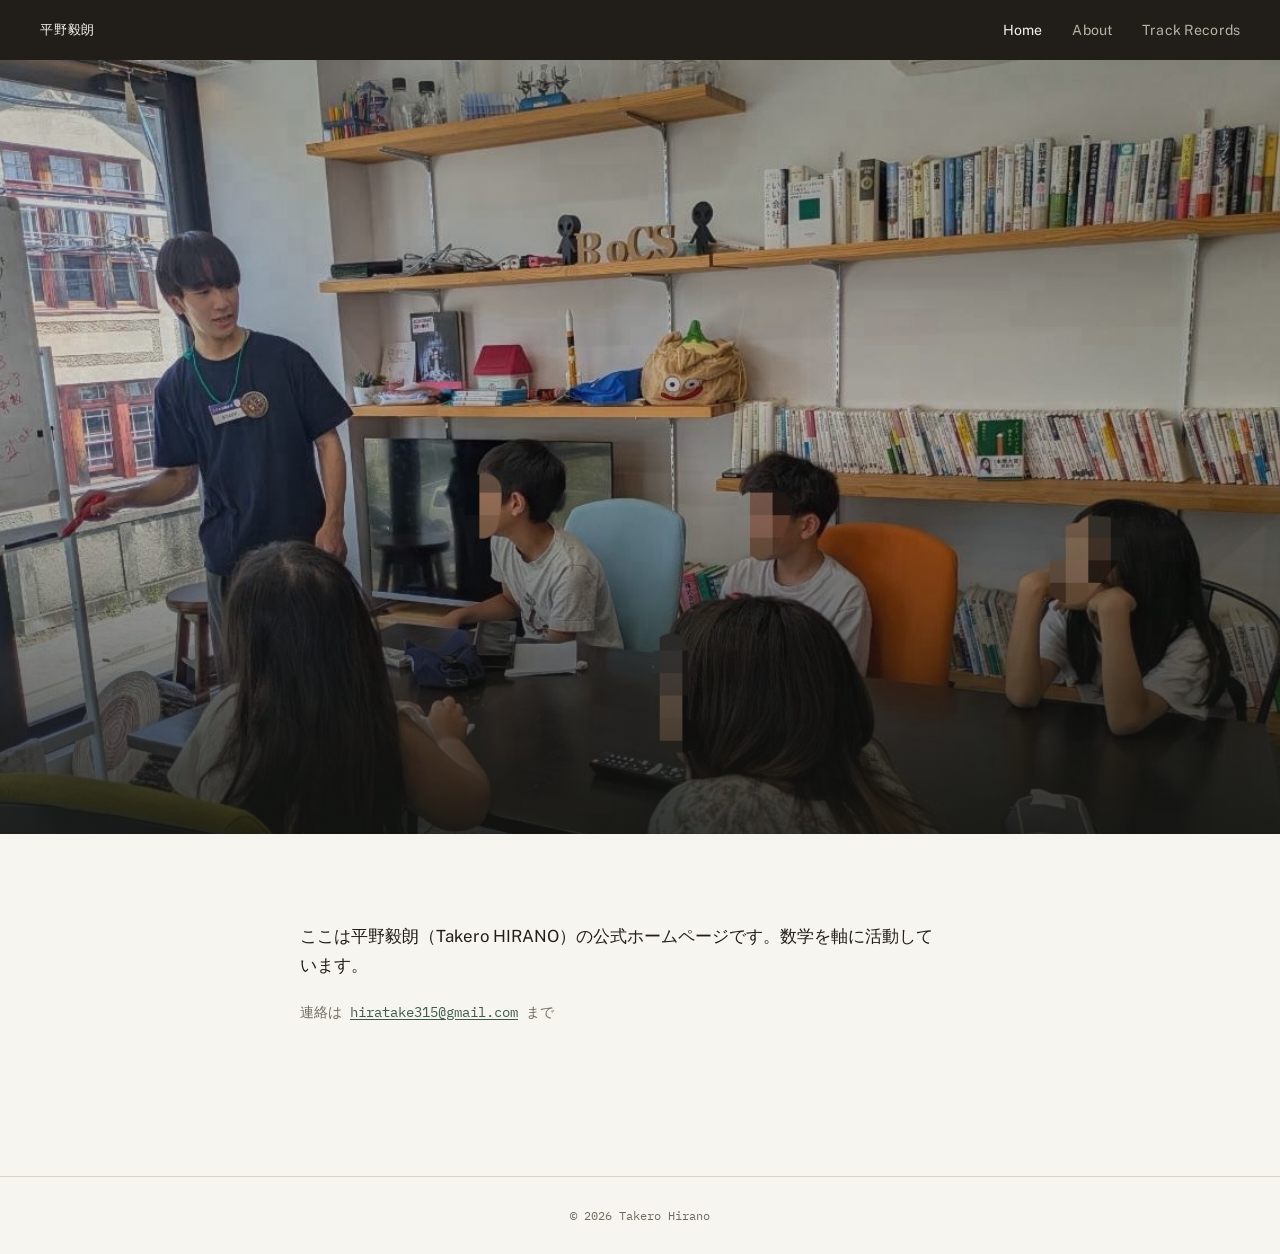
<file: index.html>
<!DOCTYPE html>
<html lang="ja">
<head>
<meta charset="UTF-8">
<meta name="viewport" content="width=device-width, initial-scale=1.0">
<title>平野毅朗</title>
<meta name="description" content="平野毅朗（Takero HIRANO）の公式ホームページ。数学を軸に活動しています。">
<link rel="preconnect" href="https://fonts.googleapis.com">
<link rel="preconnect" href="https://fonts.gstatic.com" crossorigin>
<link href="https://fonts.googleapis.com/css2?family=Fraunces:ital,opsz,wght@0,9..144,400;0,9..144,500;0,9..144,600;1,9..144,500&family=Public+Sans:wght@400;500;600;700&family=IBM+Plex+Mono:wght@400;500&display=swap" rel="stylesheet">
<link rel="stylesheet" href="style.css">
</head>
<body>

<header class="site">
  <div class="header-inner">
    <a class="brand" href="index.html">平野毅朗</a>
    <nav class="primary" aria-label="主要ナビゲーション">
      <ul>
        <li><a href="index.html" aria-current="page">Home</a></li>
        <li><a href="about.html">About</a></li>
        <li><a href="track-records.html">Track Records</a></li>
      </ul>
    </nav>
  </div>
</header>

<section class="hero-banner is-home"></section>

<main class="wrap">

  <section class="block">
    <p class="lede">
      ここは平野毅朗（Takero HIRANO）の公式ホームページです。数学を軸に活動しています。
    </p>
    <p class="contact-line">連絡は <a href="mailto:hiratake315@gmail.com">hiratake315@gmail.com</a> まで</p>
  </section>

</main>

<footer>
  <p>&copy; 2026 Takero Hirano</p>
</footer>

</body>
</html>
</file>
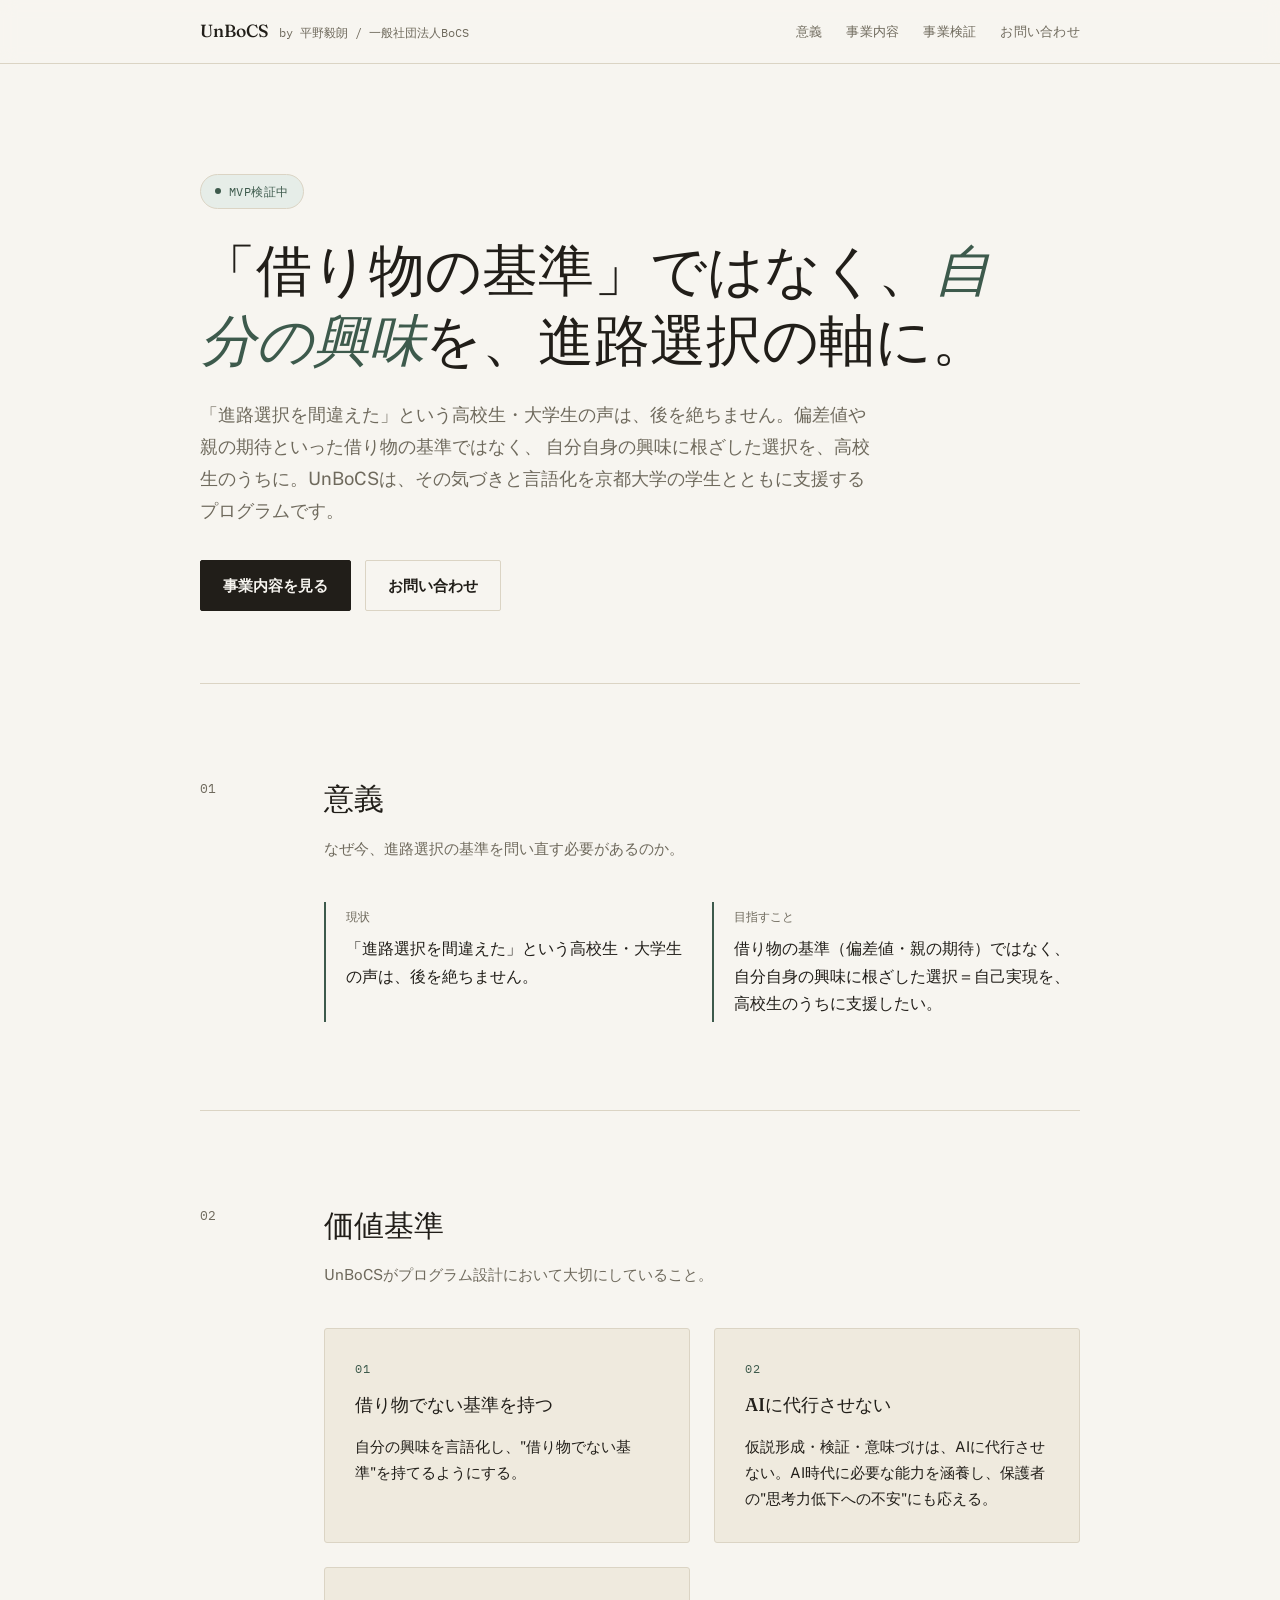
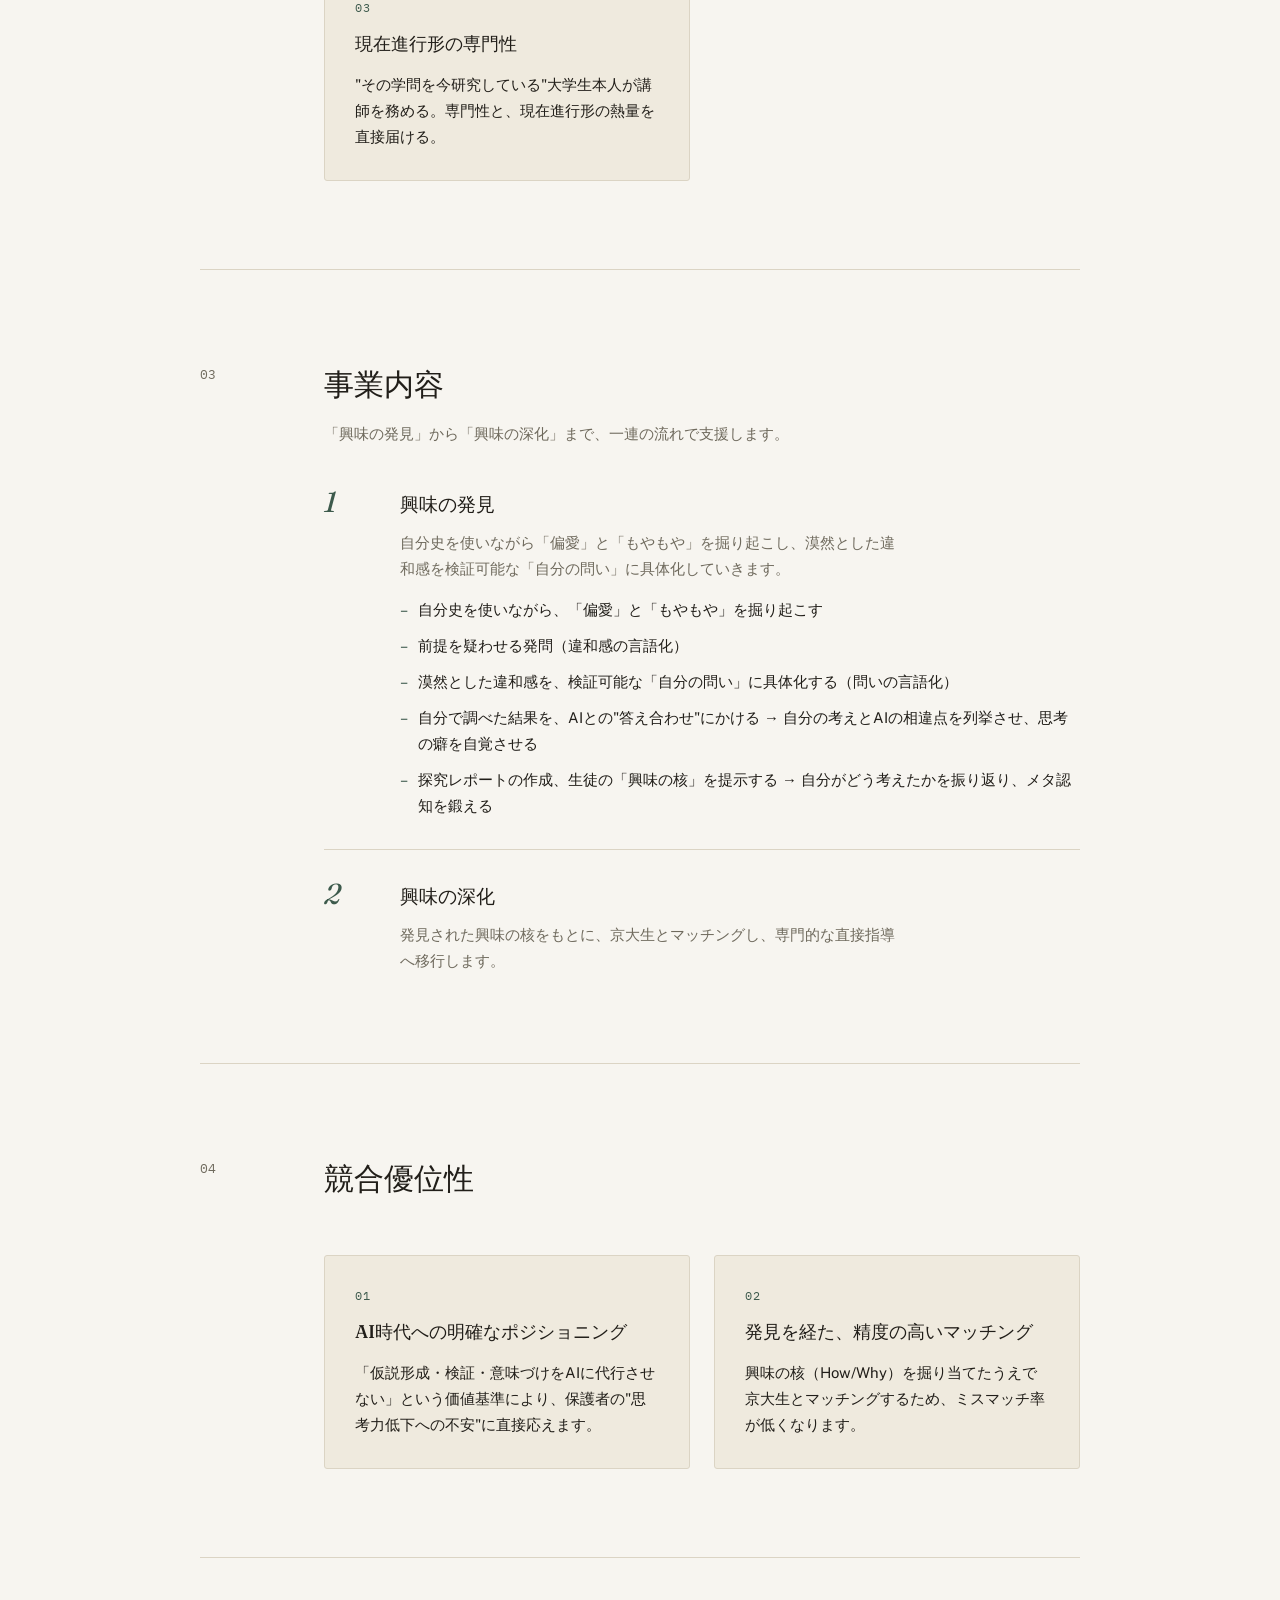
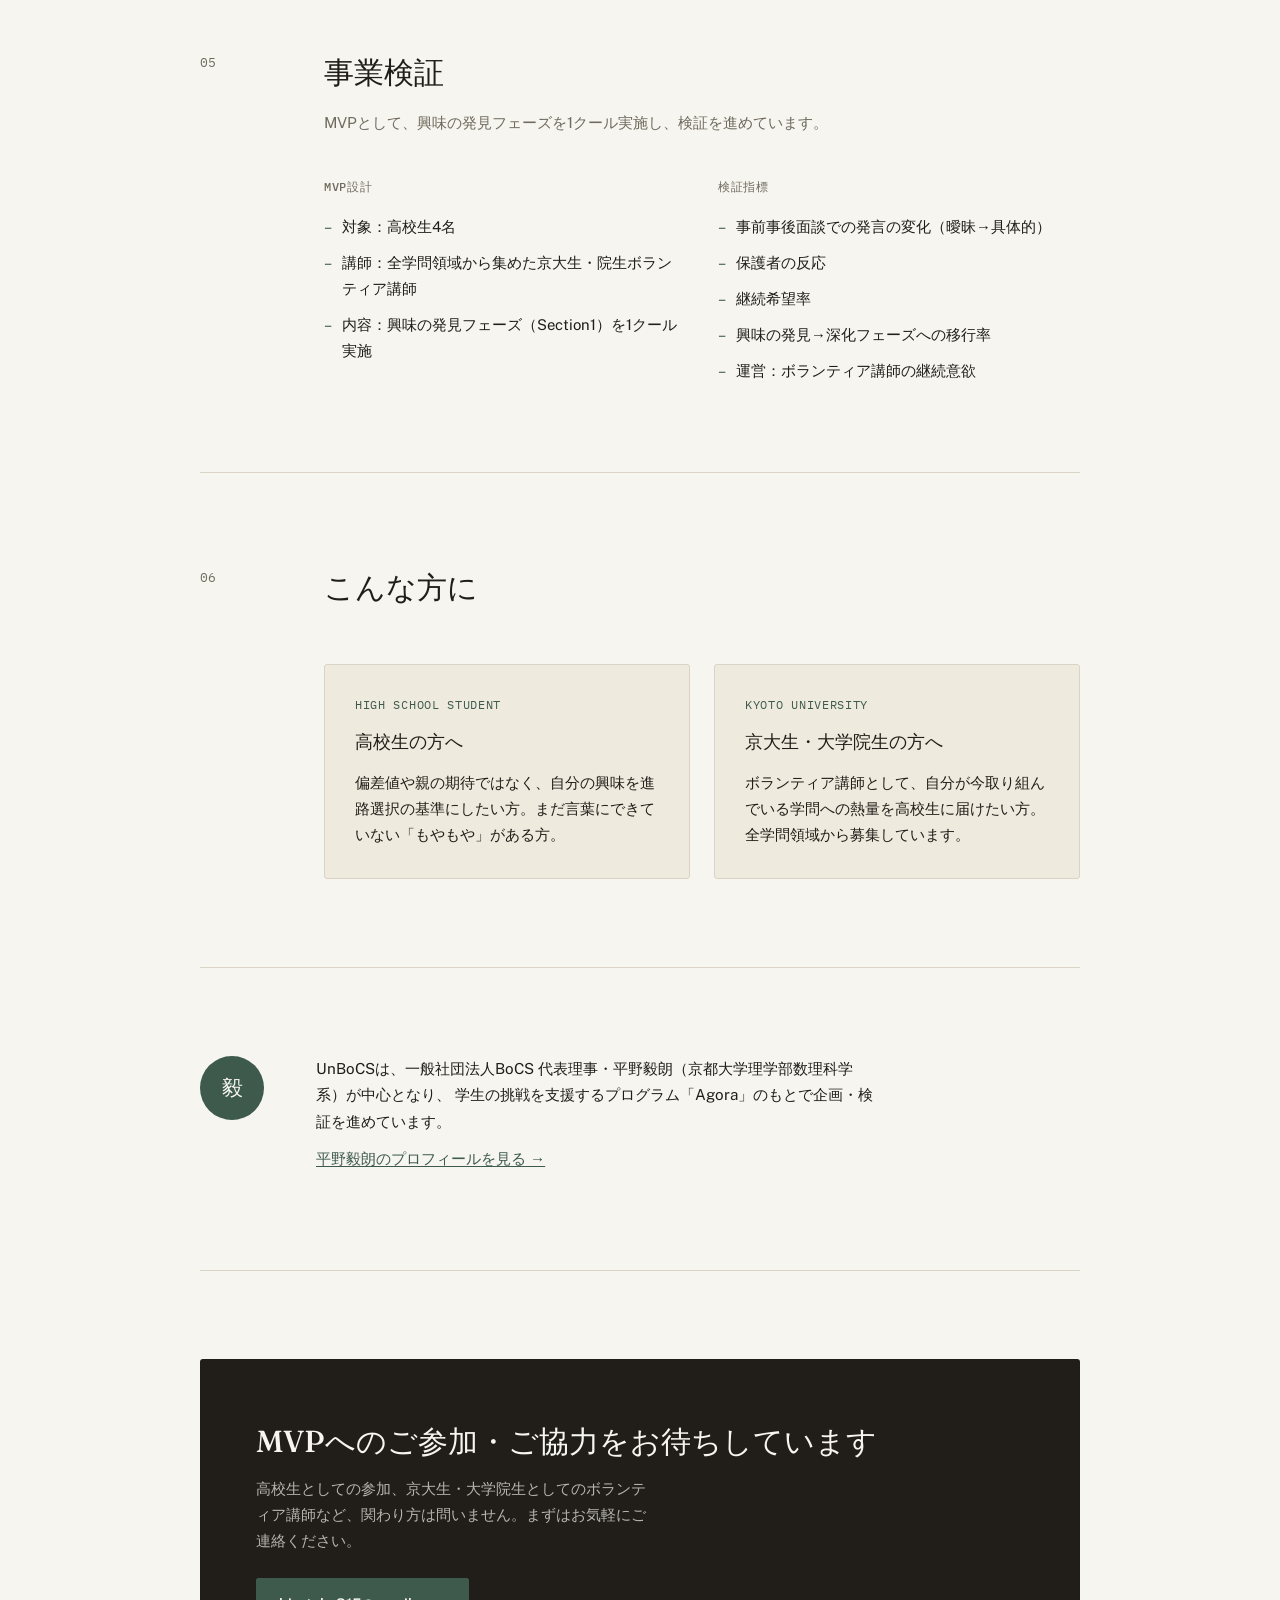
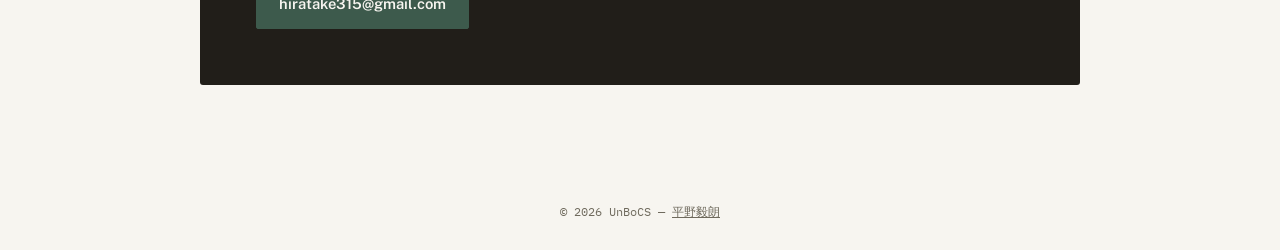
<file: unbocs/index.html>
<!DOCTYPE html>
<html lang="ja">
<head>
<meta charset="UTF-8">
<meta name="viewport" content="width=device-width, initial-scale=1.0">
<title>UnBoCS</title>
<meta name="description" content="偏差値や親の期待ではなく、自分自身の興味を進路選択の基準にする。京都大学の学生が伴走する高校生向けプログラム UnBoCS">
<link rel="preconnect" href="https://fonts.googleapis.com">
<link rel="preconnect" href="https://fonts.gstatic.com" crossorigin>
<link href="https://fonts.googleapis.com/css2?family=Fraunces:ital,opsz,wght@0,9..144,400;0,9..144,500;0,9..144,600;1,9..144,500&family=Public+Sans:wght@400;500;600;700&family=IBM+Plex+Mono:wght@400;500&display=swap" rel="stylesheet">
<style>
  :root {
    --bg: #f7f5f0;
    --surface: #efeade;
    --surface-2: #ffffff;
    --ink: #211e19;
    --muted: #6f6a5d;
    --accent: #3d5a4c;
    --accent-tint: #e6ede8;
    --line: #dbd4c4;

    --font-display: "Fraunces", Georgia, "Hiragino Mincho ProN", serif;
    --font-body: "Public Sans", "Hiragino Kaku Gothic ProN", "Yu Gothic", sans-serif;
    --font-mono: "IBM Plex Mono", "SFMono-Regular", Menlo, monospace;

    --measure: 62ch;
  }

  @media (prefers-color-scheme: dark) {
    :root:not([data-theme="light"]) {
      --bg: #1b1d1b;
      --surface: #242621;
      --surface-2: #202220;
      --ink: #ece7db;
      --muted: #a49e8d;
      --accent: #86ab95;
      --accent-tint: #263029;
      --line: #35362f;
    }
  }

  :root[data-theme="dark"] {
    --bg: #1b1d1b;
    --surface: #242621;
    --surface-2: #202220;
    --ink: #ece7db;
    --muted: #a49e8d;
    --accent: #86ab95;
    --accent-tint: #263029;
    --line: #35362f;
  }

  * { box-sizing: border-box; }

  @media (prefers-reduced-motion: reduce) {
    *, *::before, *::after {
      animation-duration: 0.01ms !important;
      transition-duration: 0.01ms !important;
    }
  }

  html { scroll-behavior: smooth; }

  body {
    margin: 0;
    background: var(--bg);
    color: var(--ink);
    font-family: var(--font-body);
    font-size: 16px;
    line-height: 1.75;
    -webkit-font-smoothing: antialiased;
  }

  a { color: inherit; }
  a:focus-visible, button:focus-visible {
    outline: 2px solid var(--accent);
    outline-offset: 3px;
  }

  img { max-width: 100%; }

  .wrap {
    max-width: 960px;
    margin: 0 auto;
    padding: 0 clamp(20px, 5vw, 40px);
  }

  /* ---------- header ---------- */
  header.site {
    position: sticky;
    top: 0;
    z-index: 10;
    background: color-mix(in srgb, var(--bg) 88%, transparent);
    backdrop-filter: blur(8px);
    border-bottom: 1px solid var(--line);
  }

  .header-inner {
    display: flex;
    align-items: center;
    justify-content: space-between;
    padding: 16px clamp(20px, 5vw, 40px);
    max-width: 960px;
    margin: 0 auto;
    gap: 16px;
    flex-wrap: wrap;
  }

  .brand {
    display: flex;
    align-items: baseline;
    gap: 10px;
    text-decoration: none;
  }

  .brand .mark {
    font-family: var(--font-display);
    font-weight: 500;
    font-size: 1.1rem;
    color: var(--ink);
  }

  .brand .parent {
    font-family: var(--font-mono);
    font-size: 0.72rem;
    color: var(--muted);
  }

  nav.primary ul {
    list-style: none;
    display: flex;
    gap: clamp(12px, 3vw, 24px);
    margin: 0;
    padding: 0;
  }

  nav.primary a {
    text-decoration: none;
    font-size: 0.82rem;
    color: var(--muted);
    font-family: var(--font-mono);
    letter-spacing: 0.02em;
    transition: color 0.15s ease;
  }

  nav.primary a:hover { color: var(--accent); }

  /* ---------- hero ---------- */
  .hero {
    padding: clamp(52px, 11vw, 110px) 0 clamp(44px, 8vw, 72px);
    border-bottom: 1px solid var(--line);
  }

  .status-pill {
    display: inline-flex;
    align-items: center;
    gap: 8px;
    font-family: var(--font-mono);
    font-size: 0.75rem;
    letter-spacing: 0.04em;
    color: var(--accent);
    background: var(--accent-tint);
    border: 1px solid var(--line);
    padding: 6px 14px;
    border-radius: 999px;
    margin-bottom: 26px;
  }

  .status-pill::before {
    content: "";
    width: 6px;
    height: 6px;
    border-radius: 50%;
    background: var(--accent);
  }

  h1.hero-title {
    font-family: var(--font-display);
    font-weight: 500;
    font-size: clamp(2.2rem, 5.6vw, 3.5rem);
    line-height: 1.25;
    margin: 0 0 24px;
    text-wrap: balance;
    max-width: 16em;
  }

  h1.hero-title em {
    font-style: italic;
    color: var(--accent);
  }

  .hero-lede {
    max-width: var(--measure);
    font-size: clamp(1.02rem, 1.8vw, 1.15rem);
    color: var(--muted);
    margin: 0 0 32px;
  }

  .hero-cta {
    display: flex;
    flex-wrap: wrap;
    gap: 14px;
  }

  .btn {
    display: inline-flex;
    align-items: center;
    gap: 8px;
    padding: 12px 22px;
    border-radius: 2px;
    text-decoration: none;
    font-size: 0.92rem;
    font-weight: 600;
    border: 1px solid var(--ink);
    transition: background 0.15s ease, color 0.15s ease, transform 0.15s ease;
  }

  .btn-solid {
    background: var(--ink);
    color: var(--bg);
  }
  .btn-solid:hover { background: var(--accent); border-color: var(--accent); transform: translateY(-1px); }

  .btn-outline {
    background: transparent;
    color: var(--ink);
    border-color: var(--line);
  }
  .btn-outline:hover { border-color: var(--ink); transform: translateY(-1px); }

  /* ---------- section shell ---------- */
  section.block {
    padding: clamp(48px, 9vw, 88px) 0;
    border-bottom: 1px solid var(--line);
  }
  section.block:last-of-type { border-bottom: none; }

  .section-head {
    display: grid;
    grid-template-columns: 100px 1fr;
    gap: 24px;
    margin-bottom: 40px;
  }

  .section-num {
    font-family: var(--font-mono);
    font-size: 0.8rem;
    color: var(--muted);
    padding-top: 6px;
  }

  h2.section-title {
    font-family: var(--font-display);
    font-weight: 500;
    font-size: clamp(1.5rem, 3.2vw, 1.9rem);
    margin: 0 0 10px;
    text-wrap: balance;
  }

  .section-sub {
    color: var(--muted);
    font-size: 0.95rem;
    max-width: var(--measure);
    margin: 0;
  }

  .section-body {
    display: grid;
    grid-template-columns: 100px 1fr;
    gap: 24px;
  }

  /* ---------- problem / point cards ---------- */
  .problem-grid {
    display: grid;
    grid-template-columns: repeat(auto-fit, minmax(260px, 1fr));
    gap: 20px;
  }

  .problem-card {
    border-left: 2px solid var(--accent);
    padding: 4px 0 4px 20px;
  }

  .problem-card .num {
    font-family: var(--font-mono);
    font-size: 0.75rem;
    color: var(--muted);
    display: block;
    margin-bottom: 8px;
  }

  .problem-card p {
    margin: 0;
    font-size: 0.98rem;
  }

  /* ---------- process ---------- */
  .process-list {
    display: flex;
    flex-direction: column;
  }

  .process-item {
    display: grid;
    grid-template-columns: 56px 1fr;
    gap: 20px;
    padding: 30px 0;
    border-top: 1px solid var(--line);
  }
  .process-item:first-child { border-top: none; padding-top: 0; }
  .process-item:last-child { padding-bottom: 0; }

  .process-item .step {
    font-family: var(--font-display);
    font-style: italic;
    font-size: 1.8rem;
    color: var(--accent);
    line-height: 1;
  }

  .process-item h3 {
    font-family: var(--font-display);
    font-weight: 500;
    font-size: 1.2rem;
    margin: 0 0 8px;
  }

  .process-item p {
    margin: 0 0 14px;
    color: var(--muted);
    font-size: 0.95rem;
    max-width: 56ch;
  }
  .process-item p:last-child { margin-bottom: 0; }

  /* ---------- generic dash list (reused in program / validation) ---------- */
  ul.dash-list {
    list-style: none;
    margin: 0;
    padding: 0;
    display: flex;
    flex-direction: column;
    gap: 10px;
  }

  ul.dash-list li {
    padding-left: 18px;
    position: relative;
    font-size: 0.93rem;
    color: var(--ink);
  }

  ul.dash-list li::before {
    content: "\2013";
    position: absolute;
    left: 0;
    color: var(--accent);
  }

  /* ---------- reusable info-card grid (principles / advantage / audience) ---------- */
  .card-grid {
    display: grid;
    grid-template-columns: repeat(auto-fit, minmax(260px, 1fr));
    gap: 24px;
  }

  .info-card {
    background: var(--surface);
    border: 1px solid var(--line);
    border-radius: 3px;
    padding: clamp(24px, 3vw, 30px);
  }

  .info-card .kicker {
    font-family: var(--font-mono);
    font-size: 0.72rem;
    letter-spacing: 0.06em;
    text-transform: uppercase;
    color: var(--accent);
    display: block;
    margin-bottom: 10px;
  }

  .info-card h3 {
    font-family: var(--font-display);
    font-weight: 500;
    font-size: 1.15rem;
    margin: 0 0 12px;
  }

  .info-card p {
    margin: 0;
    font-size: 0.93rem;
    color: var(--ink);
  }

  /* ---------- validation ---------- */
  .validation-grid {
    display: grid;
    grid-template-columns: repeat(auto-fit, minmax(260px, 1fr));
    gap: 32px;
  }

  .validation-col h3 {
    font-family: var(--font-mono);
    font-size: 0.78rem;
    letter-spacing: 0.06em;
    text-transform: uppercase;
    color: var(--muted);
    margin: 0 0 16px;
    font-weight: 500;
  }

  /* ---------- about strip ---------- */
  .about-strip {
    display: grid;
    grid-template-columns: 96px 1fr;
    gap: 20px;
    align-items: flex-start;
  }

  .about-strip .avatar {
    width: 64px;
    height: 64px;
    border-radius: 50%;
    background: var(--accent);
    color: var(--bg);
    display: flex;
    align-items: center;
    justify-content: center;
    font-family: var(--font-display);
    font-size: 1.3rem;
  }

  .about-strip p {
    margin: 0 0 10px;
    max-width: var(--measure);
    color: var(--ink);
    font-size: 0.95rem;
  }

  .about-strip a {
    color: var(--accent);
    text-decoration: underline;
    text-underline-offset: 2px;
  }

  /* ---------- cta banner ---------- */
  .cta-banner {
    background: var(--ink);
    color: var(--bg);
    border-radius: 3px;
    padding: clamp(32px, 6vw, 56px);
    display: flex;
    flex-wrap: wrap;
    justify-content: space-between;
    align-items: center;
    gap: 24px;
  }

  .cta-banner h2 {
    font-family: var(--font-display);
    font-weight: 500;
    font-size: clamp(1.4rem, 3vw, 1.9rem);
    margin: 0 0 8px;
    text-wrap: balance;
  }

  .cta-banner p {
    margin: 0;
    color: color-mix(in srgb, var(--bg) 70%, transparent);
    font-size: 0.92rem;
    max-width: 44ch;
  }

  .cta-banner .btn-solid {
    background: var(--accent);
    border-color: var(--accent);
    color: var(--bg);
    white-space: nowrap;
  }
  .cta-banner .btn-solid:hover { background: var(--bg); color: var(--ink); border-color: var(--bg); }

  /* ---------- footer ---------- */
  footer {
    padding: 28px clamp(20px, 5vw, 40px);
    text-align: center;
  }
  footer p {
    margin: 0;
    font-family: var(--font-mono);
    font-size: 0.75rem;
    color: var(--muted);
  }
  footer a { color: var(--muted); }

  @media (max-width: 640px) {
    .section-head, .section-body, .about-strip {
      grid-template-columns: 1fr;
    }
    .section-num { padding-top: 0; }
    .cta-banner { flex-direction: column; align-items: flex-start; }
  }
</style>
</head>
<body>

<header class="site">
  <div class="header-inner">
    <a class="brand" href="../">
      <span class="mark">UnBoCS</span>
      <span class="parent">by 平野毅朗 / 一般社団法人BoCS</span>
    </a>
    <nav class="primary" aria-label="主要ナビゲーション">
      <ul>
        <li><a href="#why">意義</a></li>
        <li><a href="#program">事業内容</a></li>
        <li><a href="#validation">事業検証</a></li>
        <li><a href="#contact">お問い合わせ</a></li>
      </ul>
    </nav>
  </div>
</header>

<main class="wrap">

  <section class="hero">
    <span class="status-pill">MVP検証中</span>
    <h1 class="hero-title">「借り物の基準」ではなく、<em>自分の興味</em>を、進路選択の軸に。</h1>
    <p class="hero-lede">
      「進路選択を間違えた」という高校生・大学生の声は、後を絶ちません。偏差値や親の期待といった借り物の基準ではなく、
      自分自身の興味に根ざした選択を、高校生のうちに。UnBoCSは、その気づきと言語化を京都大学の学生とともに支援するプログラムです。
    </p>
    <div class="hero-cta">
      <a class="btn btn-solid" href="#program">事業内容を見る</a>
      <a class="btn btn-outline" href="#contact">お問い合わせ</a>
    </div>
  </section>

  <section class="block" id="why">
    <div class="section-head">
      <span class="section-num">01</span>
      <div>
        <h2 class="section-title">意義</h2>
        <p class="section-sub">なぜ今、進路選択の基準を問い直す必要があるのか。</p>
      </div>
    </div>
    <div class="section-body">
      <div></div>
      <div class="problem-grid">
        <div class="problem-card">
          <span class="num">現状</span>
          <p>「進路選択を間違えた」という高校生・大学生の声は、後を絶ちません。</p>
        </div>
        <div class="problem-card">
          <span class="num">目指すこと</span>
          <p>借り物の基準（偏差値・親の期待）ではなく、自分自身の興味に根ざした選択＝自己実現を、高校生のうちに支援したい。</p>
        </div>
      </div>
    </div>
  </section>

  <section class="block" id="principles">
    <div class="section-head">
      <span class="section-num">02</span>
      <div>
        <h2 class="section-title">価値基準</h2>
        <p class="section-sub">UnBoCSがプログラム設計において大切にしていること。</p>
      </div>
    </div>
    <div class="section-body">
      <div></div>
      <div class="card-grid">
        <div class="info-card">
          <span class="kicker">01</span>
          <h3>借り物でない基準を持つ</h3>
          <p>自分の興味を言語化し、"借り物でない基準"を持てるようにする。</p>
        </div>
        <div class="info-card">
          <span class="kicker">02</span>
          <h3>AIに代行させない</h3>
          <p>仮説形成・検証・意味づけは、AIに代行させない。AI時代に必要な能力を涵養し、保護者の"思考力低下への不安"にも応える。</p>
        </div>
        <div class="info-card">
          <span class="kicker">03</span>
          <h3>現在進行形の専門性</h3>
          <p>"その学問を今研究している"大学生本人が講師を務める。専門性と、現在進行形の熱量を直接届ける。</p>
        </div>
      </div>
    </div>
  </section>

  <section class="block" id="program">
    <div class="section-head">
      <span class="section-num">03</span>
      <div>
        <h2 class="section-title">事業内容</h2>
        <p class="section-sub">「興味の発見」から「興味の深化」まで、一連の流れで支援します。</p>
      </div>
    </div>
    <div class="section-body">
      <div></div>
      <div class="process-list">
        <div class="process-item">
          <span class="step">1</span>
          <div>
            <h3>興味の発見</h3>
            <p>自分史を使いながら「偏愛」と「もやもや」を掘り起こし、漠然とした違和感を検証可能な「自分の問い」に具体化していきます。</p>
            <ul class="dash-list">
              <li>自分史を使いながら、「偏愛」と「もやもや」を掘り起こす</li>
              <li>前提を疑わせる発問（違和感の言語化）</li>
              <li>漠然とした違和感を、検証可能な「自分の問い」に具体化する（問いの言語化）</li>
              <li>自分で調べた結果を、AIとの"答え合わせ"にかける → 自分の考えとAIの相違点を列挙させ、思考の癖を自覚させる</li>
              <li>探究レポートの作成、生徒の「興味の核」を提示する → 自分がどう考えたかを振り返り、メタ認知を鍛える</li>
            </ul>
          </div>
        </div>
        <div class="process-item">
          <span class="step">2</span>
          <div>
            <h3>興味の深化</h3>
            <p>発見された興味の核をもとに、京大生とマッチングし、専門的な直接指導へ移行します。</p>
          </div>
        </div>
      </div>
    </div>
  </section>

  <section class="block" id="advantage">
    <div class="section-head">
      <span class="section-num">04</span>
      <div>
        <h2 class="section-title">競合優位性</h2>
      </div>
    </div>
    <div class="section-body">
      <div></div>
      <div class="card-grid">
        <div class="info-card">
          <span class="kicker">01</span>
          <h3>AI時代への明確なポジショニング</h3>
          <p>「仮説形成・検証・意味づけをAIに代行させない」という価値基準により、保護者の"思考力低下への不安"に直接応えます。</p>
        </div>
        <div class="info-card">
          <span class="kicker">02</span>
          <h3>発見を経た、精度の高いマッチング</h3>
          <p>興味の核（How/Why）を掘り当てたうえで京大生とマッチングするため、ミスマッチ率が低くなります。</p>
        </div>
      </div>
    </div>
  </section>

  <section class="block" id="validation">
    <div class="section-head">
      <span class="section-num">05</span>
      <div>
        <h2 class="section-title">事業検証</h2>
        <p class="section-sub">MVPとして、興味の発見フェーズを1クール実施し、検証を進めています。</p>
      </div>
    </div>
    <div class="section-body">
      <div></div>
      <div class="validation-grid">
        <div class="validation-col">
          <h3>MVP設計</h3>
          <ul class="dash-list">
            <li>対象：高校生4名</li>
            <li>講師：全学問領域から集めた京大生・院生ボランティア講師</li>
            <li>内容：興味の発見フェーズ（Section1）を1クール実施</li>
          </ul>
        </div>
        <div class="validation-col">
          <h3>検証指標</h3>
          <ul class="dash-list">
            <li>事前事後面談での発言の変化（曖昧→具体的）</li>
            <li>保護者の反応</li>
            <li>継続希望率</li>
            <li>興味の発見→深化フェーズへの移行率</li>
            <li>運営：ボランティア講師の継続意欲</li>
          </ul>
        </div>
      </div>
    </div>
  </section>

  <section class="block" id="audience">
    <div class="section-head">
      <span class="section-num">06</span>
      <div>
        <h2 class="section-title">こんな方に</h2>
      </div>
    </div>
    <div class="section-body">
      <div></div>
      <div class="card-grid">
        <div class="info-card">
          <span class="kicker">High School Student</span>
          <h3>高校生の方へ</h3>
          <p>偏差値や親の期待ではなく、自分の興味を進路選択の基準にしたい方。まだ言葉にできていない「もやもや」がある方。</p>
        </div>
        <div class="info-card">
          <span class="kicker">Kyoto University</span>
          <h3>京大生・大学院生の方へ</h3>
          <p>ボランティア講師として、自分が今取り組んでいる学問への熱量を高校生に届けたい方。全学問領域から募集しています。</p>
        </div>
      </div>
    </div>
  </section>

  <section class="block">
    <div class="about-strip">
      <div class="avatar" aria-hidden="true">毅</div>
      <div>
        <p>
          UnBoCSは、一般社団法人BoCS 代表理事・平野毅朗（京都大学理学部数理科学系）が中心となり、
          学生の挑戦を支援するプログラム「Agora」のもとで企画・検証を進めています。
        </p>
        <p><a href="../">平野毅朗のプロフィールを見る →</a></p>
      </div>
    </div>
  </section>

  <section class="block" id="contact">
    <div class="cta-banner">
      <div>
        <h2>MVPへのご参加・ご協力をお待ちしています</h2>
        <p>高校生としての参加、京大生・大学院生としてのボランティア講師など、関わり方は問いません。まずはお気軽にご連絡ください。</p>
      </div>
      <a class="btn btn-solid" href="mailto:hiratake315@gmail.com?subject=UnBoCS%20について">hiratake315@gmail.com</a>
    </div>
  </section>

</main>

<footer>
  <p>&copy; 2026 UnBoCS — <a href="../">平野毅朗</a></p>
</footer>

</body>
</html>
</file>
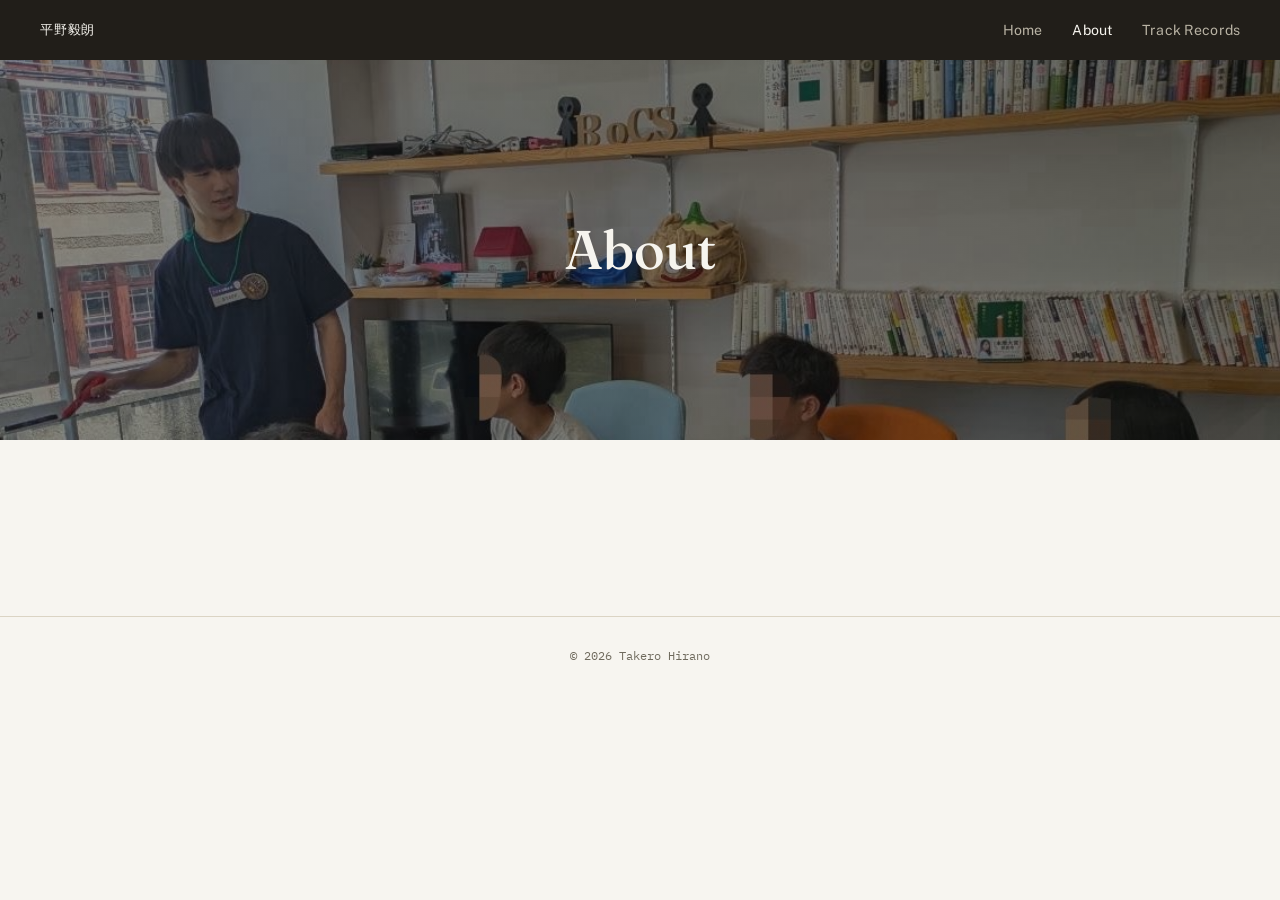
<file: about.html>
<!DOCTYPE html>
<html lang="ja">
<head>
<meta charset="UTF-8">
<meta name="viewport" content="width=device-width, initial-scale=1.0">
<title>About — 平野毅朗</title>
<link rel="preconnect" href="https://fonts.googleapis.com">
<link rel="preconnect" href="https://fonts.gstatic.com" crossorigin>
<link href="https://fonts.googleapis.com/css2?family=Fraunces:ital,opsz,wght@0,9..144,400;0,9..144,500;0,9..144,600;1,9..144,500&family=Public+Sans:wght@400;500;600;700&family=IBM+Plex+Mono:wght@400;500&display=swap" rel="stylesheet">
<link rel="stylesheet" href="style.css">
</head>
<body>

<header class="site">
  <div class="header-inner">
    <a class="brand" href="index.html">平野毅朗</a>
    <nav class="primary" aria-label="主要ナビゲーション">
      <ul>
        <li><a href="index.html">Home</a></li>
        <li><a href="about.html" aria-current="page">About</a></li>
        <li><a href="track-records.html">Track Records</a></li>
      </ul>
    </nav>
  </div>
</header>

<section class="hero-banner is-page">
  <div class="hero-text">
    <h1 class="page-title">About</h1>
  </div>
</section>

<main class="wrap"></main>

<footer>
  <p>&copy; 2026 Takero Hirano</p>
</footer>

</body>
</html>
</file>
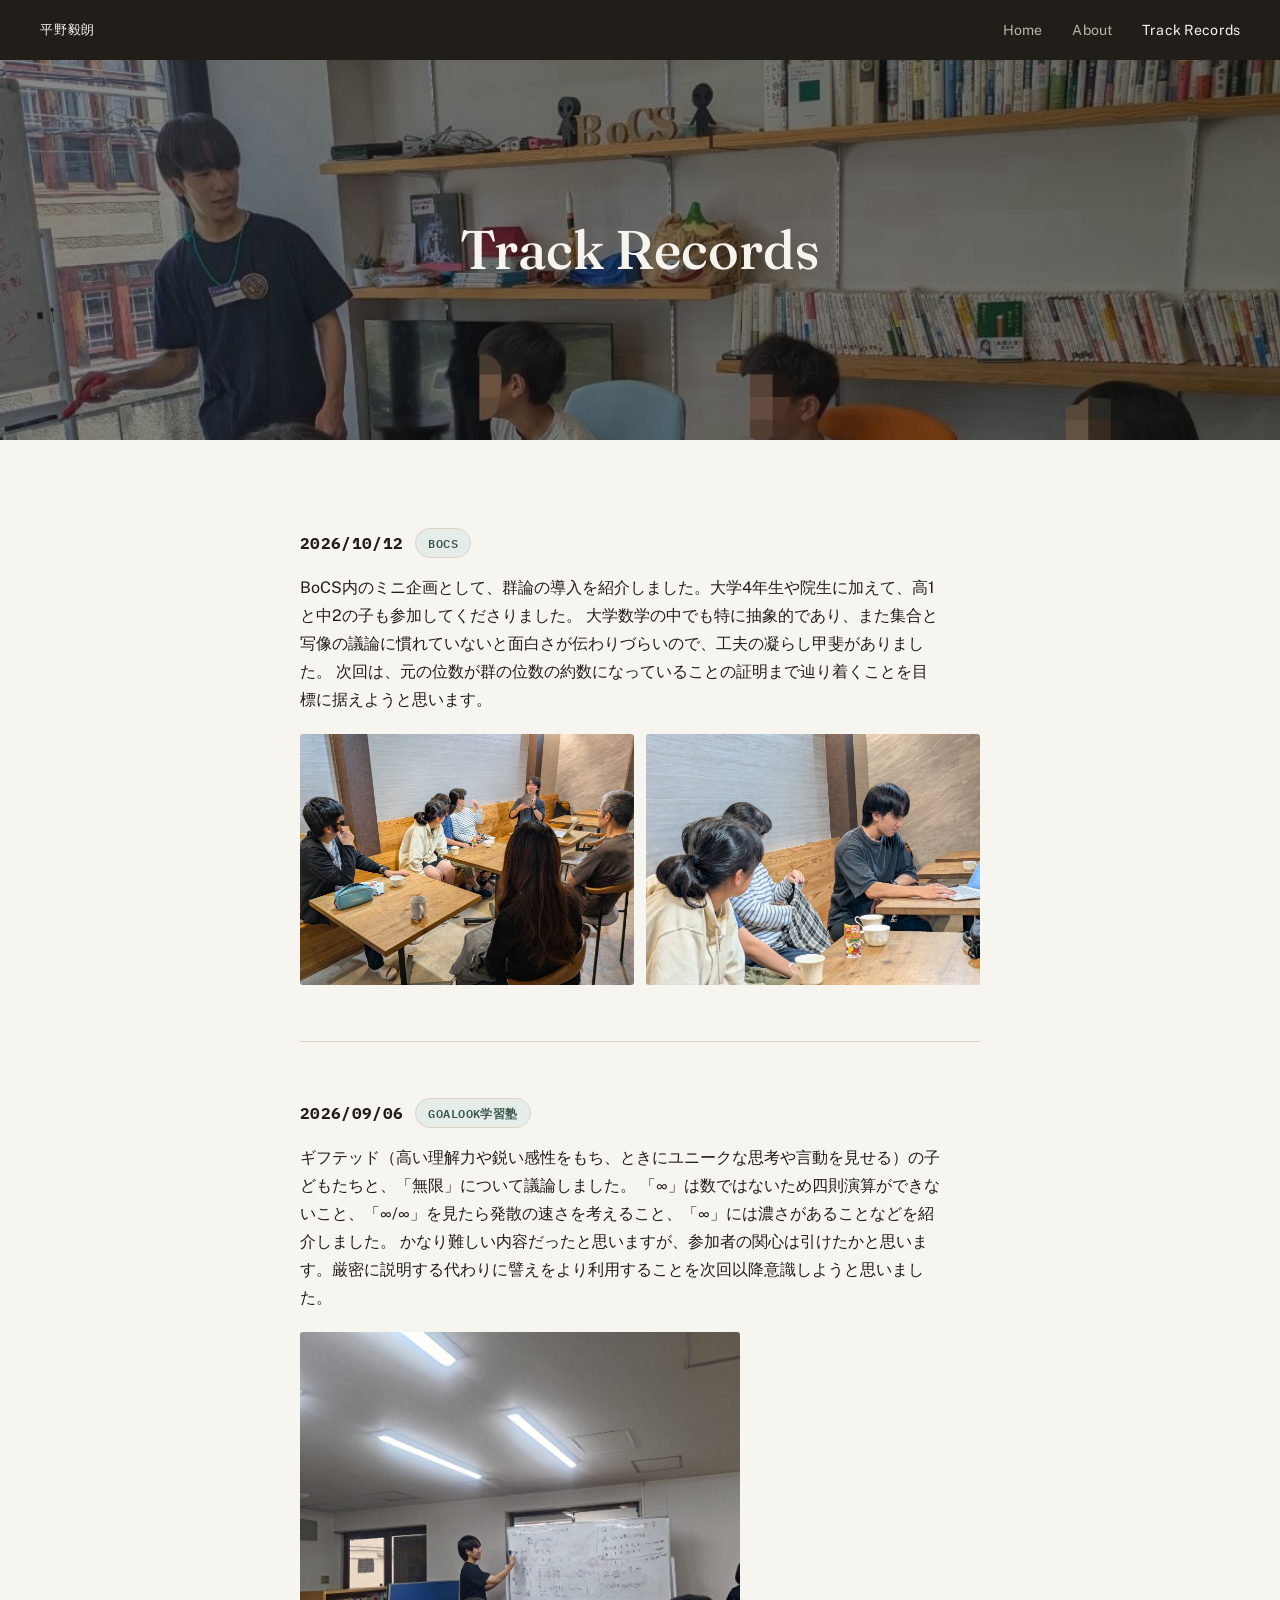
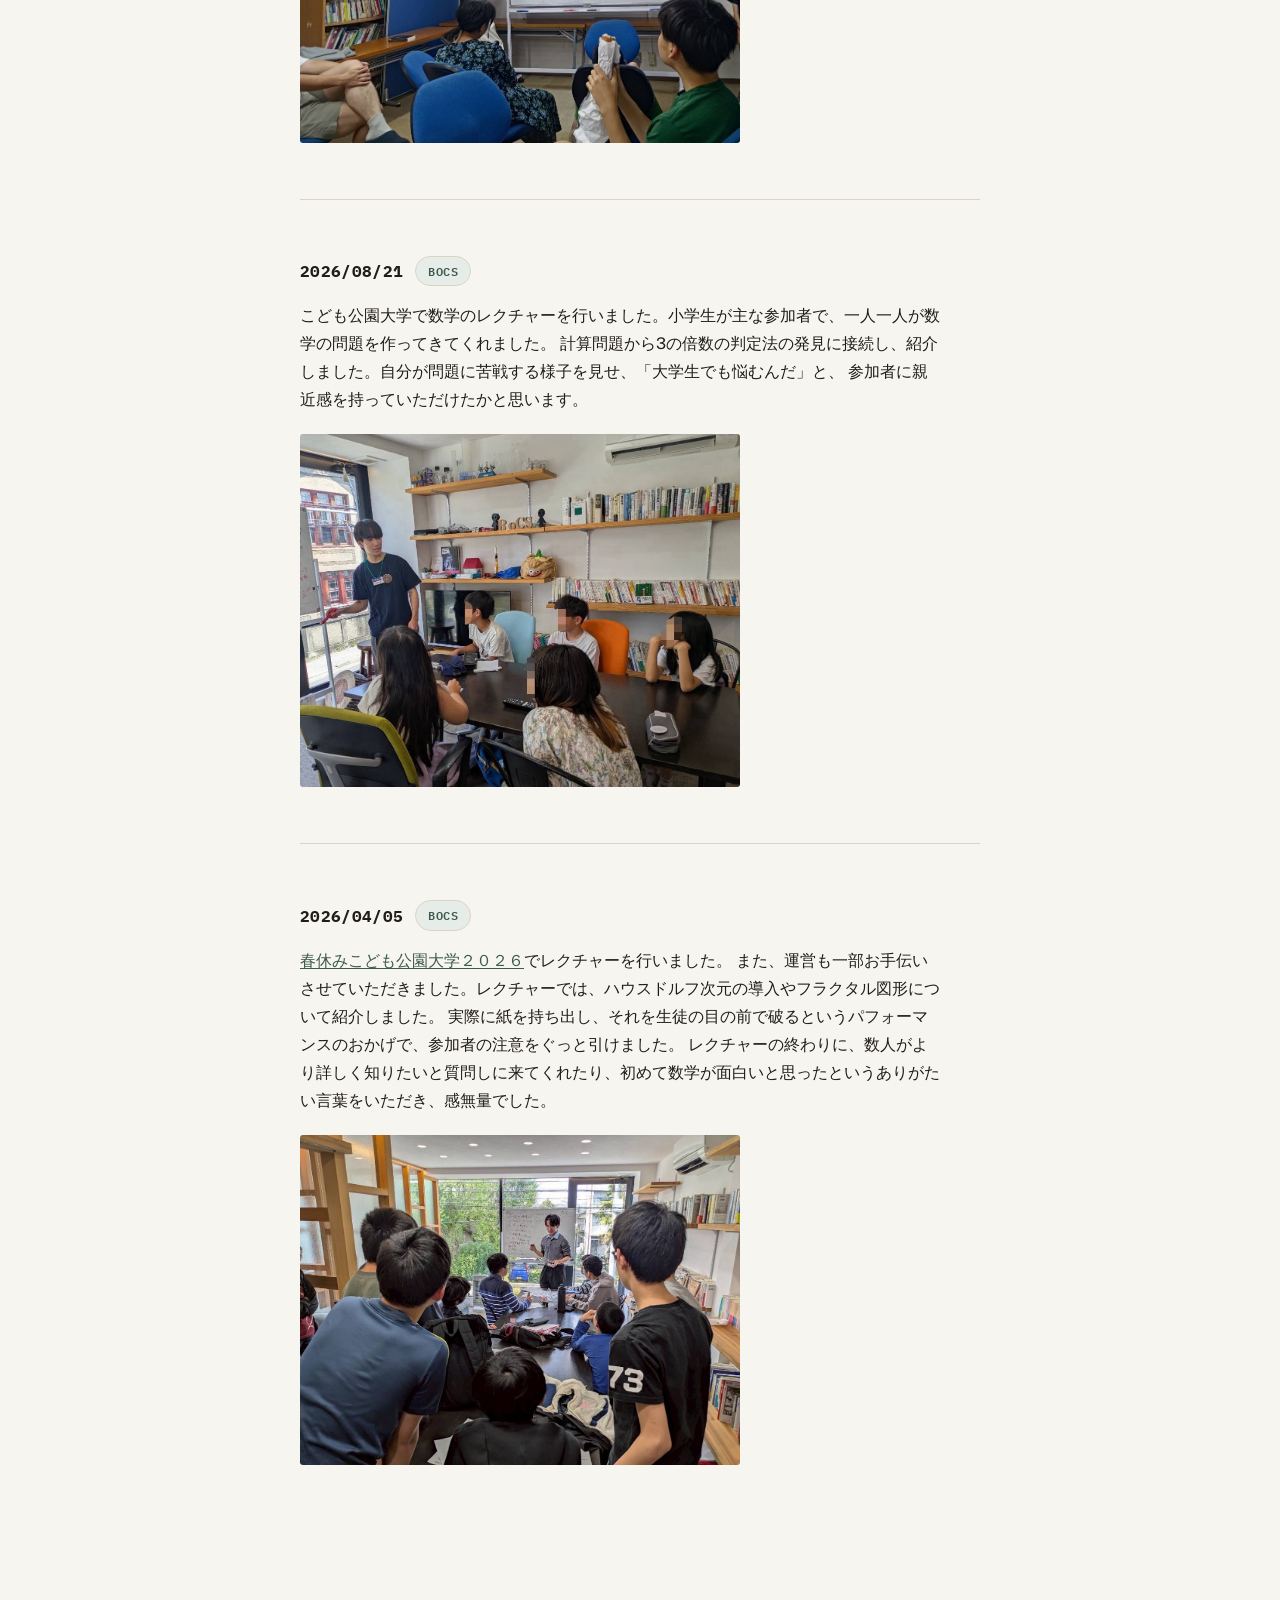
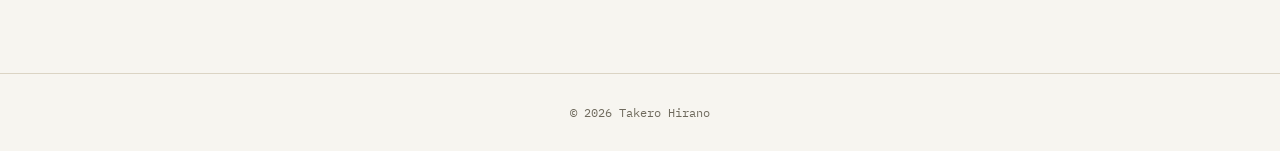
<file: track-records.html>
<!DOCTYPE html>
<html lang="ja">
<head>
<meta charset="UTF-8">
<meta name="viewport" content="width=device-width, initial-scale=1.0">
<title>Track Records — 平野毅朗</title>
<meta name="description" content="平野毅朗のこれまでの活動記録。">
<link rel="preconnect" href="https://fonts.googleapis.com">
<link rel="preconnect" href="https://fonts.gstatic.com" crossorigin>
<link href="https://fonts.googleapis.com/css2?family=Fraunces:ital,opsz,wght@0,9..144,400;0,9..144,500;0,9..144,600;1,9..144,500&family=Public+Sans:wght@400;500;600;700&family=IBM+Plex+Mono:wght@400;500&display=swap" rel="stylesheet">
<link rel="stylesheet" href="style.css">
</head>
<body>

<header class="site">
  <div class="header-inner">
    <a class="brand" href="index.html">平野毅朗</a>
    <nav class="primary" aria-label="主要ナビゲーション">
      <ul>
        <li><a href="index.html">Home</a></li>
        <li><a href="about.html">About</a></li>
        <li><a href="track-records.html" aria-current="page">Track Records</a></li>
      </ul>
    </nav>
  </div>
</header>

<section class="hero-banner is-page">
  <div class="hero-text">
    <h1 class="page-title">Track Records</h1>
  </div>
</section>

<main class="wrap">

  <section class="block">
    <ul class="records-list">
      <li class="record-entry">
        <div class="record-meta">
          <span class="record-date">2026/10/12</span>
          <span class="record-venue"><a href="https://maps.app.goo.gl/fxn7uiXauoMMFQ7P7" target="_blank" rel="noopener">BoCS</a></span>
        </div>
        <p>
          BoCS内のミニ企画として、群論の導入を紹介しました。大学4年生や院生に加えて、高1と中2の子も参加してくださりました。
          大学数学の中でも特に抽象的であり、また集合と写像の議論に慣れていないと面白さが伝わりづらいので、工夫の凝らし甲斐がありました。
          次回は、元の位数が群の位数の約数になっていることの証明まで辿り着くことを目標に据えようと思います。
        </p>
        <div class="record-photos">
          <img class="record-photo" src="images/record-20261012-1.jpg" alt="群論の導入を紹介するミニ企画の様子" loading="lazy">
          <img class="record-photo" src="images/record-20261012-2.jpg" alt="ミニ企画で参加者と向き合う様子" loading="lazy">
        </div>
      </li>
      <li class="record-entry">
        <div class="record-meta">
          <span class="record-date">2026/09/06</span>
          <span class="record-venue"><a href="https://www.goalook.net/access" target="_blank" rel="noopener">GOALOOK学習塾</a></span>
        </div>
        <p>
          ギフテッド（高い理解力や鋭い感性をもち、ときにユニークな思考や言動を見せる）の子どもたちと、「無限」について議論しました。
          「∞」は数ではないため四則演算ができないこと、「∞/∞」を見たら発散の速さを考えること、「∞」には濃さがあることなどを紹介しました。
          かなり難しい内容だったと思いますが、参加者の関心は引けたかと思います。厳密に説明する代わりに譬えをより利用することを次回以降意識しようと思いました。
        </p>
        <img class="record-photo" src="images/record-20260906.png" alt="GOALOOK学習塾での「無限」に関する講義の様子" loading="lazy">
      </li>
      <li class="record-entry">
        <div class="record-meta">
          <span class="record-date">2026/08/21</span>
          <span class="record-venue"><a href="https://maps.app.goo.gl/fxn7uiXauoMMFQ7P7" target="_blank" rel="noopener">BoCS</a></span>
        </div>
        <p>
          こども公園大学で数学のレクチャーを行いました。小学生が主な参加者で、一人一人が数学の問題を作ってきてくれました。
          計算問題から3の倍数の判定法の発見に接続し、紹介しました。自分が問題に苦戦する様子を見せ、「大学生でも悩むんだ」と、
          参加者に親近感を持っていただけたかと思います。
        </p>
        <img class="record-photo" src="images/record-20260821.png" alt="こども公園大学での数学レクチャーの様子" loading="lazy">
      </li>
      <li class="record-entry">
        <div class="record-meta">
          <span class="record-date">2026/04/05</span>
          <span class="record-venue"><a href="https://maps.app.goo.gl/fxn7uiXauoMMFQ7P7" target="_blank" rel="noopener">BoCS</a></span>
        </div>
        <p>
          <a href="https://note.com/watson_japan/n/n332fe880e1ce" target="_blank" rel="noopener">春休みこども公園大学２０２６</a>でレクチャーを行いました。
          また、運営も一部お手伝いさせていただきました。レクチャーでは、ハウスドルフ次元の導入やフラクタル図形について紹介しました。
          実際に紙を持ち出し、それを生徒の目の前で破るというパフォーマンスのおかげで、参加者の注意をぐっと引けました。
          レクチャーの終わりに、数人がより詳しく知りたいと質問しに来てくれたり、初めて数学が面白いと思ったというありがたい言葉をいただき、感無量でした。
        </p>
        <img class="record-photo" src="images/record-20260405.png" alt="春休みこども公園大学2026でのレクチャーの様子" loading="lazy">
      </li>
    </ul>
  </section>

</main>

<footer>
  <p>&copy; 2026 Takero Hirano</p>
</footer>

</body>
</html>
</file>
<file: style.css>
:root {
  --bg: #f7f5f0;
  --surface: #efeade;
  --ink: #211e19;
  --muted: #6f6a5d;
  --accent: #3d5a4c;
  --accent-tint: #e6ede8;
  --line: #dbd4c4;
  --nav-bg: #211e19;
  --nav-text: #f6f4ee;
  --nav-text-muted: #b9b3a4;

  --font-display: "Fraunces", Georgia, "Hiragino Mincho ProN", serif;
  --font-body: "Public Sans", "Hiragino Kaku Gothic ProN", "Yu Gothic", sans-serif;
  --font-mono: "IBM Plex Mono", "SFMono-Regular", Menlo, monospace;

  --measure: 64ch;
}

@media (prefers-color-scheme: dark) {
  :root:not([data-theme="light"]) {
    --bg: #1b1d1b;
    --surface: #242621;
    --ink: #ece7db;
    --muted: #a49e8d;
    --accent: #86ab95;
    --accent-tint: #263029;
    --line: #35362f;
    --nav-bg: #131413;
    --nav-text: #ece7db;
    --nav-text-muted: #8f8a7c;
  }
}

:root[data-theme="dark"] {
  --bg: #1b1d1b;
  --surface: #242621;
  --ink: #ece7db;
  --muted: #a49e8d;
  --accent: #86ab95;
  --accent-tint: #263029;
  --line: #35362f;
  --nav-bg: #131413;
  --nav-text: #ece7db;
  --nav-text-muted: #8f8a7c;
}

* { box-sizing: border-box; }

@media (prefers-reduced-motion: reduce) {
  *, *::before, *::after {
    animation-duration: 0.01ms !important;
    transition-duration: 0.01ms !important;
  }
}

html { scroll-behavior: smooth; }

body {
  margin: 0;
  background: var(--bg);
  color: var(--ink);
  font-family: var(--font-body);
  font-size: 16px;
  line-height: 1.75;
  -webkit-font-smoothing: antialiased;
}

a { color: inherit; }
a:focus-visible, button:focus-visible {
  outline: 2px solid var(--accent);
  outline-offset: 3px;
}

.wrap {
  max-width: 760px;
  margin: 0 auto;
  padding: 0 clamp(20px, 5vw, 40px);
}

/* ---------- nav ---------- */
header.site {
  position: sticky;
  top: 0;
  z-index: 10;
  background: var(--nav-bg);
}

.header-inner {
  display: flex;
  align-items: center;
  justify-content: space-between;
  padding: 16px clamp(20px, 5vw, 40px);
  gap: 16px;
  flex-wrap: wrap;
}

.brand {
  font-family: var(--font-mono);
  font-size: 0.8rem;
  letter-spacing: 0.06em;
  text-decoration: none;
  text-transform: uppercase;
  color: var(--nav-text);
}

nav.primary ul {
  list-style: none;
  display: flex;
  gap: clamp(16px, 3vw, 30px);
  margin: 0;
  padding: 0;
}

nav.primary a {
  text-decoration: none;
  font-size: 0.88rem;
  color: var(--nav-text-muted);
  letter-spacing: 0.01em;
  transition: color 0.15s ease;
}

nav.primary a:hover { color: var(--nav-text); }
nav.primary a[aria-current="page"] { color: var(--nav-text); }

/* ---------- hero banner (shared photo header) ---------- */
.hero-banner {
  position: relative;
  display: flex;
  background-size: cover;
  background-position: center 30%;
}

.hero-banner.is-home {
  min-height: min(86vh, 780px);
  align-items: flex-end;
  background-image:
    linear-gradient(to top, rgba(20, 22, 19, 0.82) 0%, rgba(20, 22, 19, 0.15) 55%, rgba(20, 22, 19, 0.25) 100%),
    url("images/study-session-3.jpg");
}

.hero-banner.is-page {
  min-height: min(46vh, 380px);
  align-items: center;
  justify-content: center;
  background-image:
    linear-gradient(rgba(20, 22, 19, 0.5), rgba(20, 22, 19, 0.5)),
    url("images/study-session-3.jpg");
  text-align: center;
}

.hero-text {
  width: 100%;
  max-width: 760px;
  margin: 0 auto;
  padding: 0 clamp(20px, 5vw, 40px) clamp(40px, 7vw, 68px);
  color: #f6f4ee;
}

.hero-banner.is-page .hero-text { padding: 0 clamp(20px, 5vw, 40px); }

h1.page-title {
  font-family: var(--font-display);
  font-weight: 500;
  font-size: clamp(2.2rem, 5.4vw, 3.4rem);
  margin: 0;
}

/* ---------- page content ---------- */
main.wrap { padding-top: clamp(48px, 9vw, 88px); padding-bottom: clamp(48px, 9vw, 88px); }

.lede {
  font-size: 1.05rem;
  max-width: var(--measure);
  margin: 0 0 24px;
}

.contact-line {
  font-family: var(--font-mono);
  font-size: 0.9rem;
  color: var(--muted);
  margin: 0 0 clamp(48px, 9vw, 80px);
}
.contact-line a {
  color: var(--accent);
  text-decoration: underline;
  text-underline-offset: 2px;
}

section.block {
  padding: clamp(40px, 7vw, 64px) 0;
  border-top: 1px solid var(--line);
}
section.block:first-child { border-top: none; padding-top: 0; }

h2.section-title {
  font-family: var(--font-display);
  font-weight: 500;
  font-size: clamp(1.5rem, 3.2vw, 1.9rem);
  margin: 0 0 28px;
  text-wrap: balance;
}

h3.sub-title {
  font-family: var(--font-body);
  font-weight: 700;
  font-size: 1.02rem;
  margin: 26px 0 10px;
}
section.block > h3.sub-title:first-of-type { margin-top: 0; }

.block p {
  margin: 0 0 18px;
  max-width: var(--measure);
}
.block p:last-child { margin-bottom: 0; }

.block ul.plain {
  margin: 0 0 18px;
  padding-left: 1.3em;
}
.block ul.plain li { margin-bottom: 8px; }
.block ul.plain li:last-child { margin-bottom: 0; }

.block a.text-link {
  color: var(--accent);
  text-decoration: underline;
  text-underline-offset: 2px;
}

.records-list {
  list-style: none;
  margin: 0;
  padding: 0;
}

.records-list li {
  display: flex;
  gap: 20px;
  padding: 18px 0;
  border-top: 1px solid var(--line);
}
.records-list li:first-child { border-top: none; padding-top: 0; }

.records-list .date {
  font-family: var(--font-mono);
  font-size: 0.85rem;
  color: var(--muted);
  white-space: nowrap;
}

.records-list li.record-entry {
  display: block;
  padding: clamp(36px, 6vw, 56px) 0;
}
.records-list li.record-entry:first-child { padding-top: 0; }

.record-meta {
  display: flex;
  flex-wrap: wrap;
  align-items: center;
  gap: 12px;
  margin-bottom: 16px;
}

.record-date {
  font-family: var(--font-mono);
  font-size: 1rem;
  font-weight: 700;
  color: var(--ink);
  letter-spacing: 0.02em;
}

.record-venue {
  font-family: var(--font-mono);
  font-size: 0.72rem;
  font-weight: 600;
  letter-spacing: 0.04em;
  text-transform: uppercase;
  color: var(--accent);
  background: var(--accent-tint);
  border: 1px solid var(--line);
  padding: 4px 12px;
  border-radius: 999px;
}
.record-venue a {
  color: inherit;
  text-decoration: none;
}
.record-venue a:hover {
  text-decoration: underline;
  text-underline-offset: 2px;
}

.record-entry p {
  margin: 0;
  max-width: var(--measure);
}

.record-entry p a {
  color: var(--accent);
  text-decoration: underline;
  text-underline-offset: 2px;
}

.record-photo {
  display: block;
  max-width: 440px;
  width: 100%;
  height: auto;
  border-radius: 3px;
  margin-top: 20px;
}

.record-photos {
  display: grid;
  grid-template-columns: repeat(auto-fit, minmax(240px, 1fr));
  gap: 12px;
  margin-top: 20px;
}
.record-photos .record-photo {
  max-width: none;
  margin-top: 0;
}

/* ---------- footer ---------- */
footer {
  padding: 28px clamp(20px, 5vw, 40px);
  text-align: center;
  border-top: 1px solid var(--line);
}
footer p {
  margin: 0;
  font-family: var(--font-mono);
  font-size: 0.75rem;
  color: var(--muted);
}

@media (max-width: 640px) {
  .header-inner { justify-content: flex-start; }
  nav.primary ul { gap: 18px; }
}
</file>
